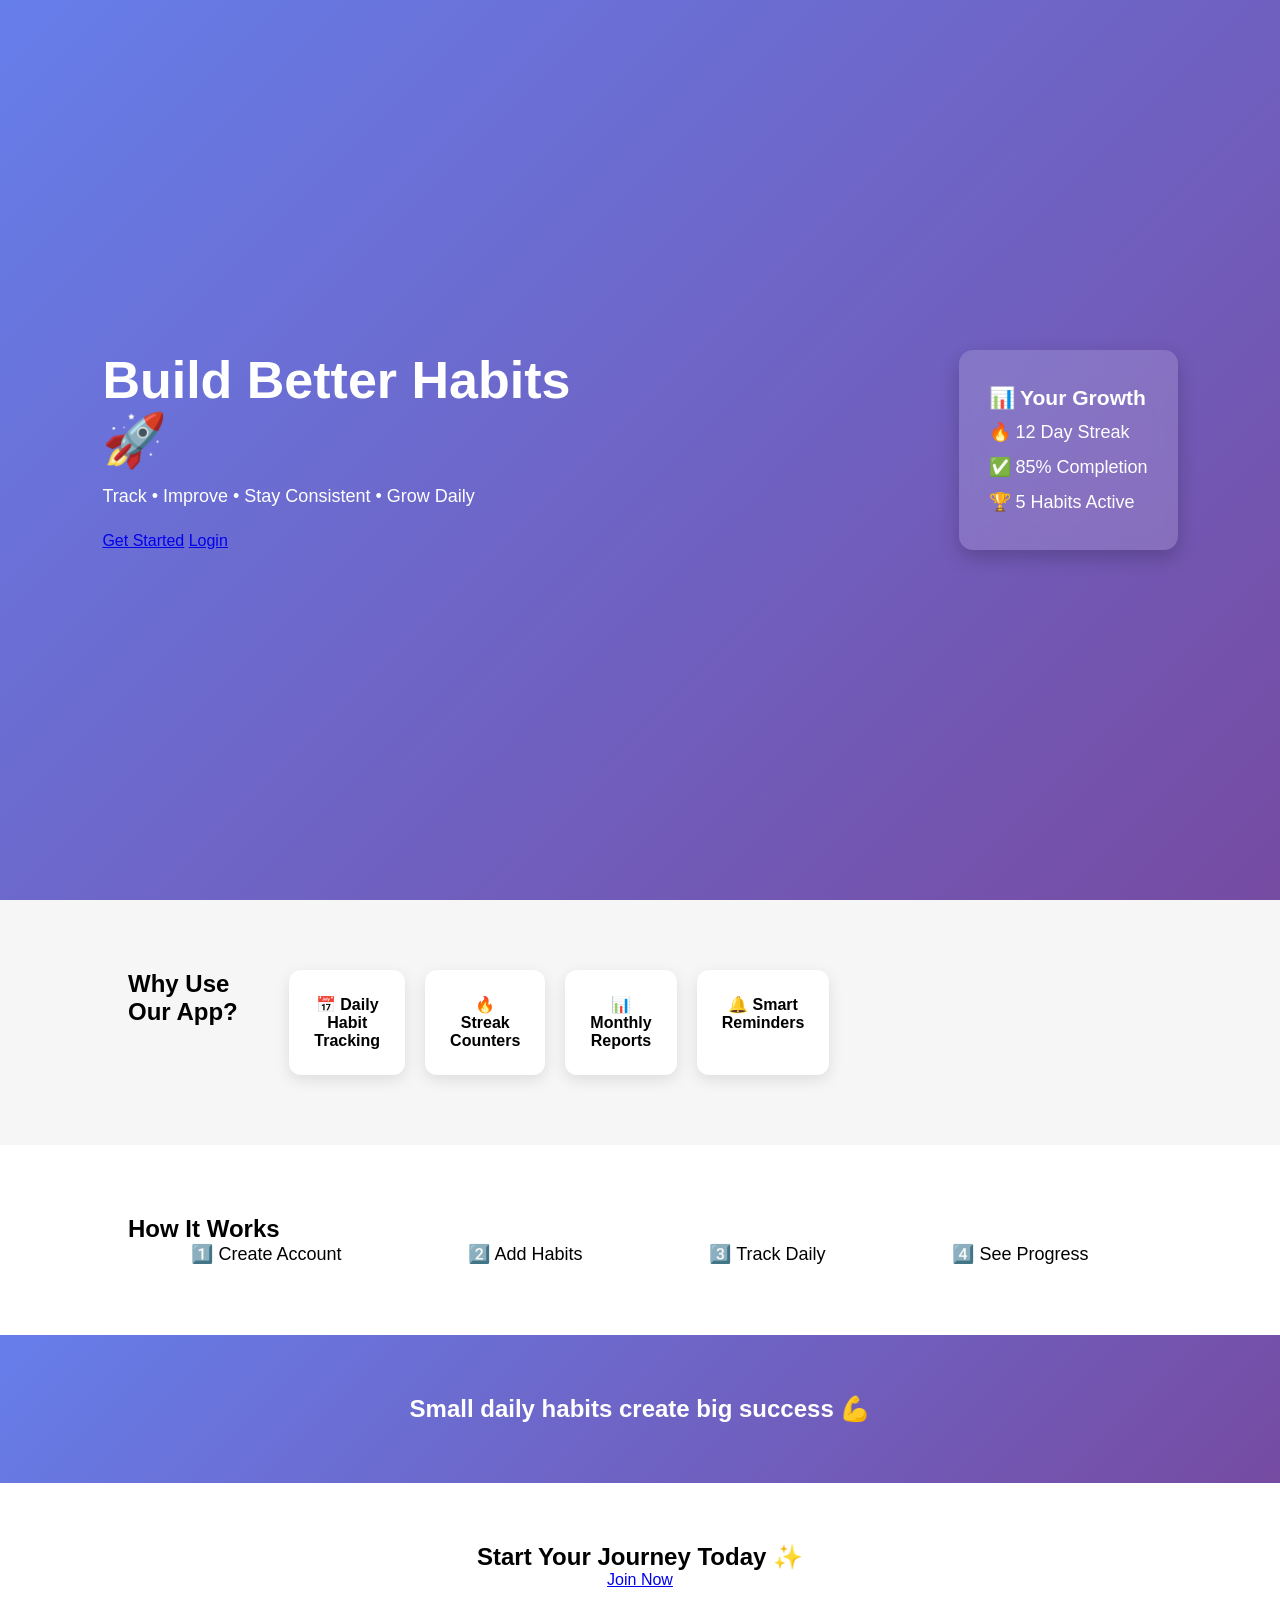
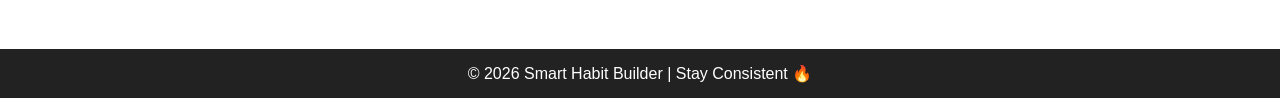
<file: index.html>
<!DOCTYPE html>
<html>
<head>
  <title>Smart Habit Builder</title>
  <link rel="stylesheet" href="css/style.css">
</head>

<body>

<!-- HERO -->
<section class="hero">

  <div class="hero-content">

    <div class="hero-left">
      <h1>Build Better Habits 🚀</h1>
      <p>Track • Improve • Stay Consistent • Grow Daily</p>

      <div class="buttons">
        <a href="register.html" class="btn primary">Get Started</a>
        <a href="login.html" class="btn secondary">Login</a>
      </div>
    </div>

    <div class="hero-right">
      <div class="stats-card">
        <h3>📊 Your Growth</h3>
        <p>🔥 12 Day Streak</p>
        <p>✅ 85% Completion</p>
        <p>🏆 5 Habits Active</p>
      </div>
    </div>

  </div>

</section>



<!-- FEATURES -->
<section class="features">

  <h2 class="section-title">Why Use Our App?</h2>

  <div class="feature-grid">
    <div class="card">📅 Daily Habit Tracking</div>
    <div class="card">🔥 Streak Counters</div>
    <div class="card">📊 Monthly Reports</div>
    <div class="card">🔔 Smart Reminders</div>
  </div>

</section>


<!-- HOW IT WORKS -->
<section class="how">

  <h2 class="section-title">How It Works</h2>

  <div class="steps">
    <div class="step">1️⃣ Create Account</div>
    <div class="step">2️⃣ Add Habits</div>
    <div class="step">3️⃣ Track Daily</div>
    <div class="step">4️⃣ See Progress</div>
  </div>

</section>


<!-- MOTIVATION -->
<section class="quote">
  <h2 id="quoteText">Small daily habits create big success 💪</h2>
</section>


<!-- CTA -->
<section class="cta">
  <h2>Start Your Journey Today ✨</h2>
  <a href="register.html" class="btn primary">Join Now</a>
</section>


<!-- FOOTER -->
<footer>
  © 2026 Smart Habit Builder | Stay Consistent 🔥
</footer>


<script src="js/quotes.js"></script>

</body>
</html>
</file>
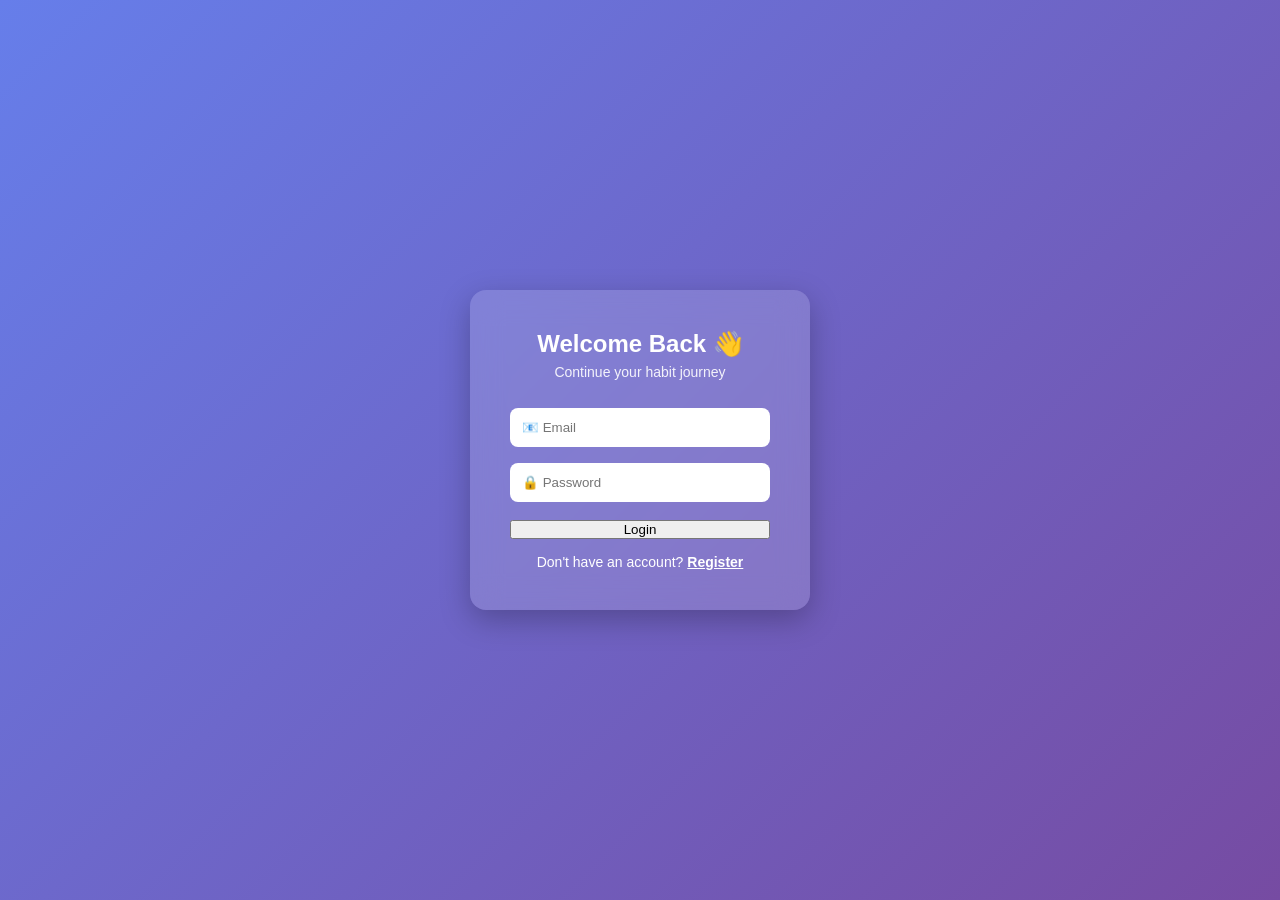
<file: login.html>
<!DOCTYPE html>
<html>
<head>
  <title>Login | Smart Habit Builder</title>
  <link rel="stylesheet" href="css/style.css">
</head>

<body class="auth-bg">

  <div class="auth-wrapper">

    <div class="auth-card">
      <h2>Welcome Back 👋</h2>
      <p class="sub">Continue your habit journey</p>

      <input id="email" placeholder="📧 Email">
      <input id="password" type="password" placeholder="🔒 Password">

      <button onclick="login()" class="btn primary full">Login</button>

      <p class="switch">
        Don't have an account?
        <a href="register.html">Register</a>
      </p>
    </div>

  </div>

  <script src="js/api.js"></script>
  <script src="js/auth.js"></script>

</body>
</html>
</file>
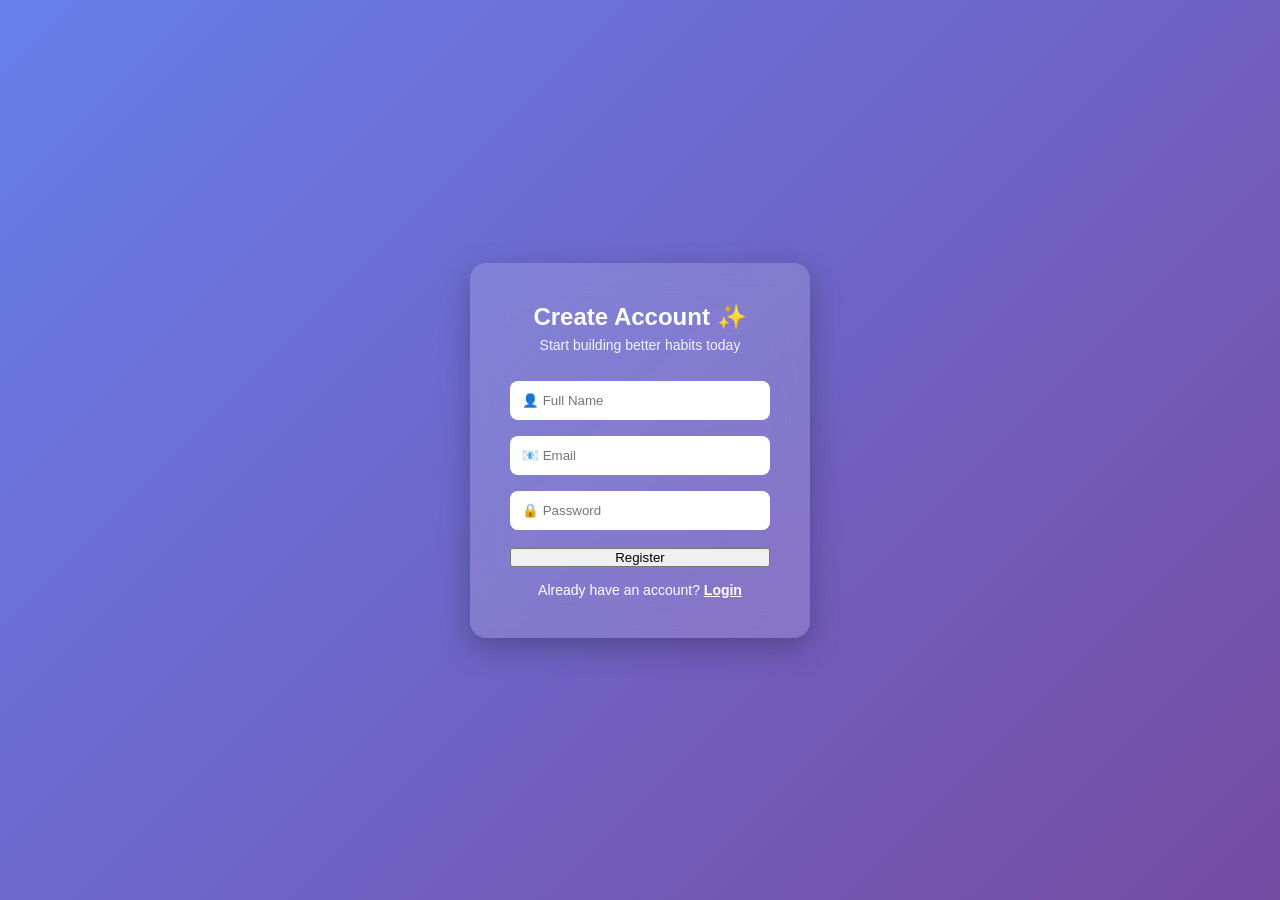
<file: register.html>
<!DOCTYPE html>
<html>
<head>
  <title>Register | Smart Habit Builder</title>
  <link rel="stylesheet" href="css/style.css">
</head>

<body class="auth-bg">

  <div class="auth-wrapper">

    <div class="auth-card">
      <h2>Create Account ✨</h2>
      <p class="sub">Start building better habits today</p>

      <input id="name" placeholder="👤 Full Name">
      <input id="email" placeholder="📧 Email">
      <input id="password" type="password" placeholder="🔒 Password">

      <button onclick="register()" class="btn primary full">Register</button>

      <p class="switch">
        Already have an account?
        <a href="login.html">Login</a>
      </p>
    </div>

  </div>

  <script src="js/api.js"></script>
  <script src="js/auth.js"></script>

</body>
</html>
</file>
<file: css/style.css>
* {
  margin: 0;
  padding: 0;
  box-sizing: border-box;
  font-family: Arial, sans-serif;
}

/* HERO */
/* HERO SECTION */
.hero {
  height: 100vh;
  background: linear-gradient(135deg, #667eea, #764ba2);
  display: flex;
  justify-content: center;
  align-items: center;
  padding: 0 8%;
  color: white;
}

/* layout split */
.hero-content {
  display: flex;
  justify-content: space-between;
  align-items: center;
  width: 100%;
}

/* left text */
.hero-left {
  max-width: 500px;
}

.hero-left h1 {
  font-size: 52px;
  margin-bottom: 15px;
}

.hero-left p {
  font-size: 18px;
  margin-bottom: 25px;
}

/* right stats card */
.stats-card {
  background: rgba(255,255,255,0.15);
  backdrop-filter: blur(10px);
  padding: 30px;
  border-radius: 14px;
  box-shadow: 0 8px 20px rgba(0,0,0,0.2);
  font-size: 18px;
  line-height: 35px;
  animation: float 3s ease-in-out infinite;
}

/* floating animation */
@keyframes float {
  0% { transform: translateY(0px); }
  50% { transform: translateY(-10px); }
  100% { transform: translateY(0px); }
}

/* FEATURES */
.features {
  padding: 60px;
  display: grid;
  grid-template-columns: repeat(4, 1fr);
  gap: 20px;
  background: #f4f4f4;
}

.card {
  background: white;
  padding: 25px;
  border-radius: 12px;
  text-align: center;
  box-shadow: 0 5px 15px rgba(0,0,0,0.1);
}
/* AUTH PAGES BACKGROUND */
/* ===== AUTH PAGES ===== */

.auth-bg {
  height: 100vh;
  background: linear-gradient(135deg, #667eea, #764ba2);
  display: flex;
  justify-content: center;
  align-items: center;
}

/* center wrapper */
.auth-wrapper {
  display: flex;
  justify-content: center;
  align-items: center;
  width: 100%;
}

/* glass card */
.auth-card {
  background: rgba(255,255,255,0.15);
  backdrop-filter: blur(15px);
  padding: 40px;
  border-radius: 16px;
  width: 340px;
  text-align: center;
  color: white;
  box-shadow: 0 10px 30px rgba(0,0,0,0.25);
}

/* title */
.auth-card h2 {
  margin-bottom: 6px;
}

/* subtitle */
.sub {
  font-size: 14px;
  margin-bottom: 20px;
  opacity: 0.9;
}

/* inputs */
.auth-card input {
  width: 100%;
  padding: 12px;
  margin: 8px 0;
  border-radius: 8px;
  border: none;
  outline: none;
}

/* focus glow */
.auth-card input:focus {
  box-shadow: 0 0 0 2px white;
}

/* full width button */
.full {
  width: 100%;
  margin-top: 10px;
}

/* bottom text */
.switch {
  margin-top: 15px;
  font-size: 14px;
}

.switch a {
  color: white;
  font-weight: bold;
}

/* FEATURES */
.features {
  padding: 70px 10%;
  background: #f6f6f6;
}

.feature-grid {
  display: grid;
  grid-template-columns: repeat(4, 1fr);
  gap: 20px;
}

.card {
  background: white;
  padding: 25px;
  border-radius: 12px;
  text-align: center;
  font-weight: bold;
  box-shadow: 0 5px 15px rgba(0,0,0,0.1);
  transition: 0.3s;
}

.card:hover {
  transform: translateY(-6px);
}

/* HOW IT WORKS */
.how {
  padding: 70px 10%;
}

.steps {
  display: flex;
  justify-content: space-around;
  font-size: 18px;
}

/* QUOTE */
.quote {
  padding: 60px;
  background: linear-gradient(135deg, #667eea, #764ba2);
  color: white;
  text-align: center;
}

/* CTA */
.cta {
  padding: 60px;
  text-align: center;
}

footer {
  padding: 15px;
  text-align: center;
  background: #222;
  color: white;
}
/* ===== DASHBOARD ===== */

.dashboard-body {
  margin: 0;
  font-family: Arial;
  background: #f5f6fa;
}

.layout {
  display: flex;
  height: 100vh;
}

/* SIDEBAR */
.sidebar {
  width: 220px;
  background: #667eea;
  color: white;
  padding: 20px;
}

.sidebar h2 {
  margin-bottom: 25px;
}

.sidebar nav a {
  display: block;
  color: white;
  text-decoration: none;
  margin: 12px 0;
}

/* MAIN */
.main {
  flex: 1;
  padding: 25px;
  overflow-y: auto;
}

/* TOP BAR */
.topbar {
  display: flex;
  justify-content: space-between;
  align-items: center;
}

/* STATS */
.stats {
  display: grid;
  grid-template-columns: repeat(4, 1fr);
  gap: 15px;
  margin: 20px 0;
}

.stat-card {
  background: white;
  padding: 20px;
  border-radius: 12px;
  text-align: center;
  box-shadow: 0 5px 15px rgba(0,0,0,0.08);
}

/* HABITS */
.habit-section {
  background: white;
  padding: 20px;
  border-radius: 12px;
  margin-bottom: 20px;
}

.section-head {
  display: flex;
  justify-content: space-between;
  margin-bottom: 15px;
}

.habit-list div {
  padding: 10px;
  margin: 6px 0;
  background: #f3f3f3;
  border-radius: 8px;
}

/* CHART */
.chart-box {
  background: white;
  padding: 20px;
  border-radius: 12px;
}

/* DARK MODE */
.dark {
  background: #121212 !important;
  color: white !important;
}

.dark .sidebar {
  background: #222;
}

.dark .stat-card,
.dark .habit-section,
.dark .chart-box {
  background: #1e1e1e;
}
/* ===== HEATMAP ===== */
.heatmap-box, .badge-box, .motivation {
  background: white;
  padding: 20px;
  border-radius: 12px;
  margin-top: 20px;
}

.heatmap {
  display: grid;
  grid-template-columns: repeat(10, 20px);
  gap: 5px;
  margin-top: 10px;
}

.square {
  width: 20px;
  height: 20px;
  border-radius: 4px;
  background: #eee;
}

.square.active {
  background: #667eea;
}


/* BADGES */
.badges {
  display: flex;
  gap: 10px;
  flex-wrap: wrap;
}

.badge {
  padding: 8px 14px;
  background: #667eea;
  color: white;
  border-radius: 20px;
  font-size: 14px;
}


/* MOTIVATION */
.motivation {
  text-align: center;
  font-size: 18px;
  font-weight: bold;
}


/* EXPORT BUTTON */
.export-btn {
  margin-top: 20px;
  padding: 10px 18px;
  border: none;
  background: #764ba2;
  color: white;
  border-radius: 8px;
  cursor: pointer;
}


/* HOVER EFFECTS */
.stat-card:hover,
.habit-list div:hover,
.badge:hover {
  transform: translateY(-3px);
  transition: 0.2s;
}
</file>
